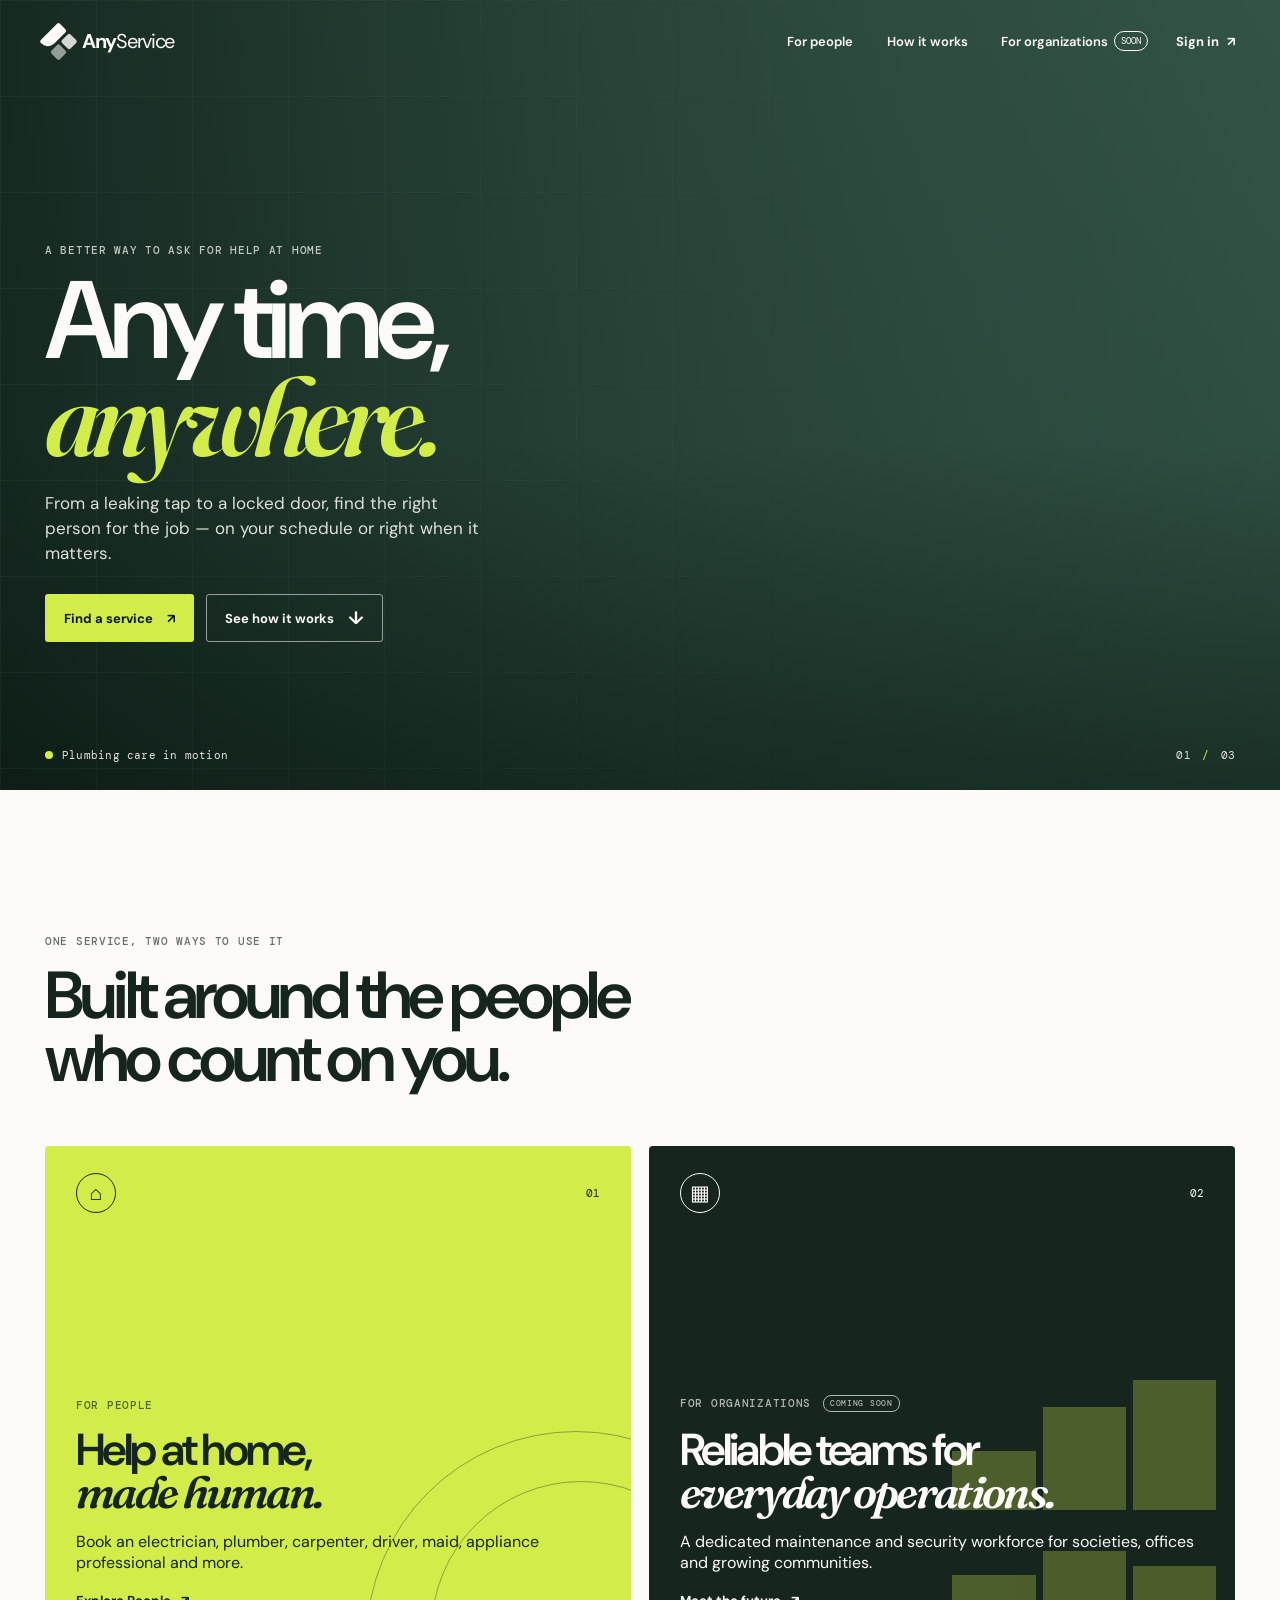
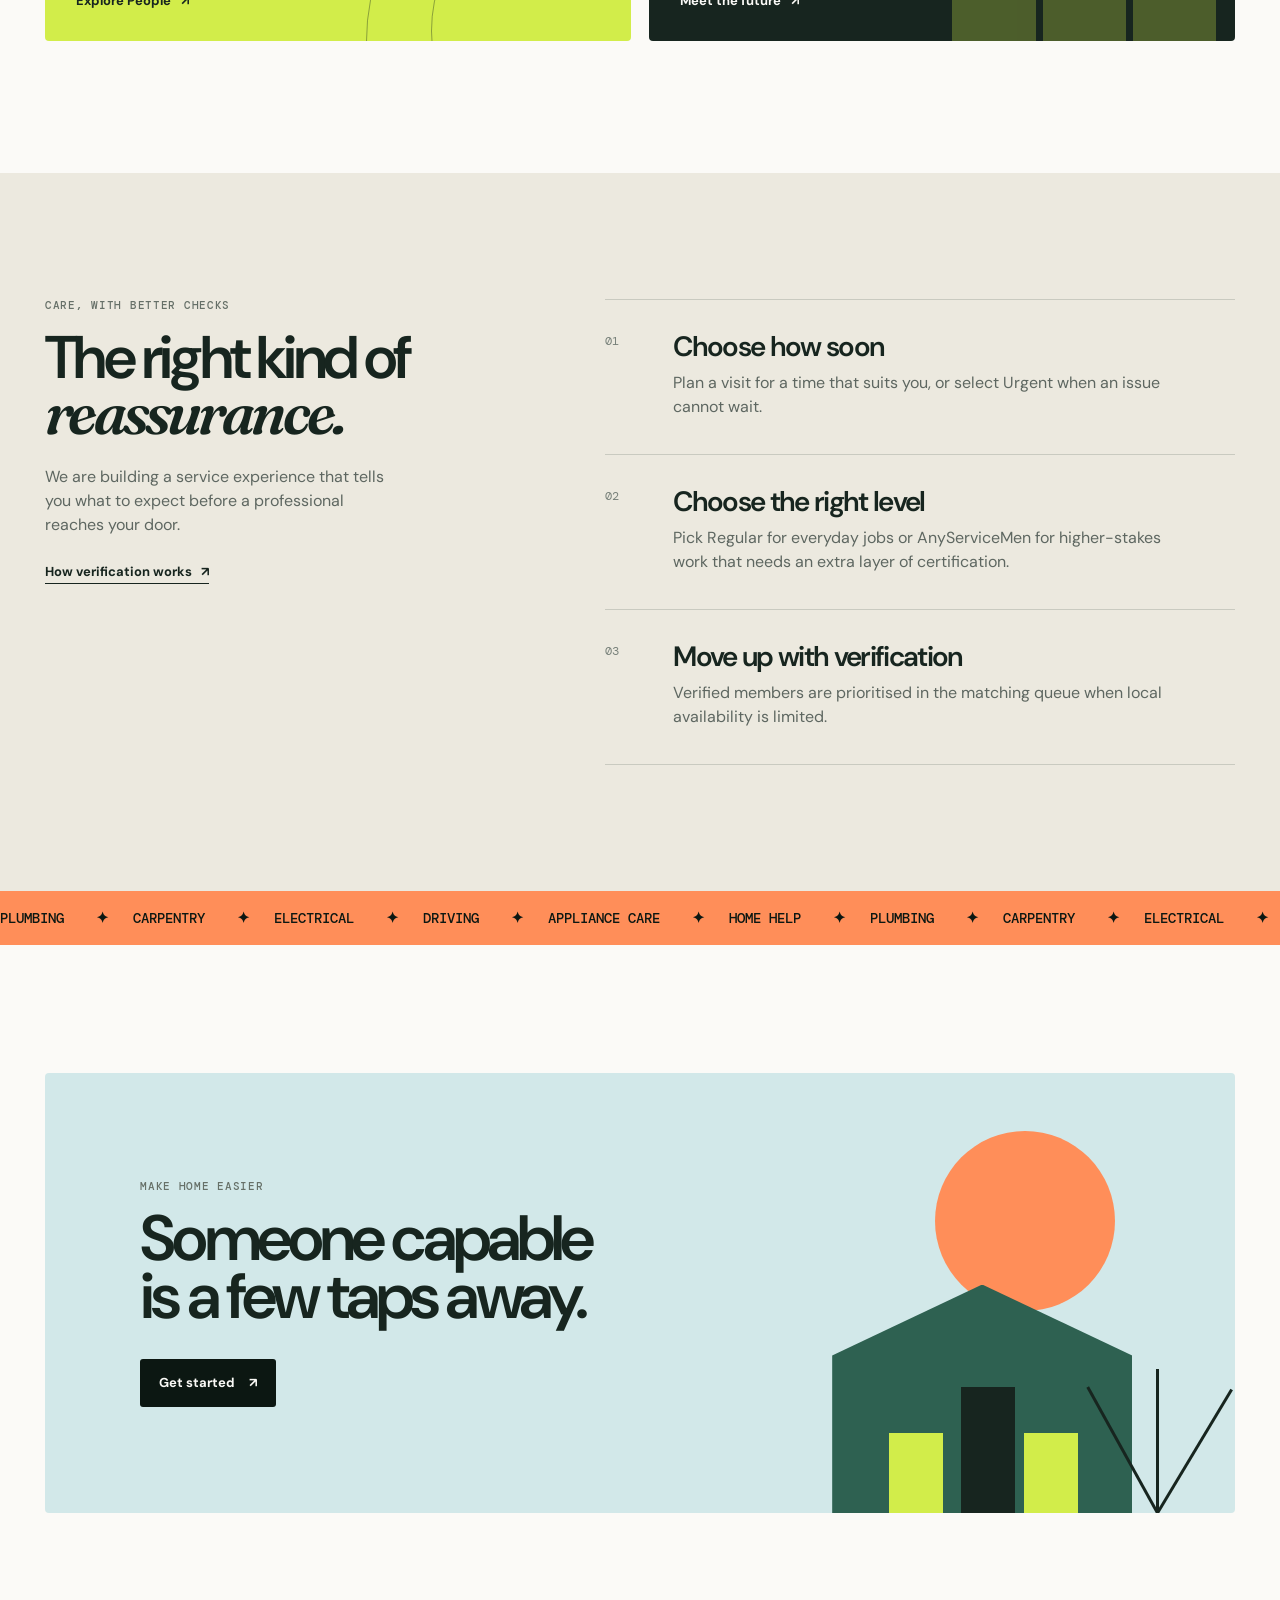
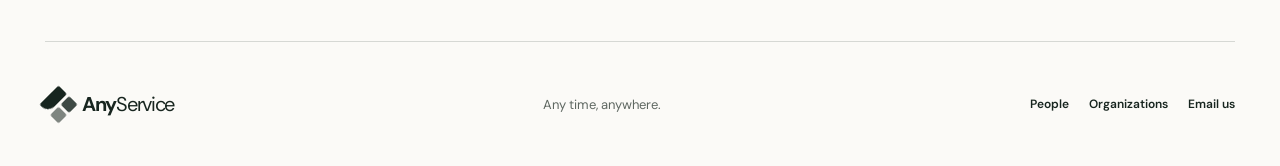
<file: index.html>
<!doctype html>
<html lang="en">
  <head>
    <meta charset="UTF-8" />
    <meta name="viewport" content="width=device-width, initial-scale=1.0" />
    <meta name="description" content="AnyService connects people with trusted, ready-to-help professionals — any time, anywhere." />
    <title>AnyService — Any time, anywhere.</title>
    <link rel="preconnect" href="https://fonts.googleapis.com" />
    <link rel="preconnect" href="https://fonts.gstatic.com" crossorigin />
    <link href="https://fonts.googleapis.com/css2?family=DM+Mono:wght@400;500&family=DM+Sans:opsz,wght@9..40,400;9..40,500;9..40,600;9..40,700&family=Fraunces:opsz,wght@9..144,600;9..144,700&display=swap" rel="stylesheet" />
    <link rel="stylesheet" href="styles.css" />
  </head>
  <body class="home-page">
    <a class="skip-link" href="#main">Skip to content</a>

    <header class="site-header home-header" data-header>
      <a class="brand" href="index.html" aria-label="AnyService home">
        <span class="brand-mark" aria-hidden="true"><i></i><i></i><i></i></span>
        <span>Any<span>Service</span></span>
      </a>
      <nav class="site-nav" aria-label="Primary navigation">
        <a href="people.html">For people</a>
        <a href="#how-it-works">How it works</a>
        <a href="organizations.html" class="nav-badge">For organizations <small>soon</small></a>
      </nav>
      <a href="people.html#account" class="header-cta">Sign in <span aria-hidden="true">↗</span></a>
    </header>

    <main id="main">
      <section class="hero">
        <div class="hero-video-wrap" aria-hidden="true">
          <video id="heroVideo" autoplay muted playsinline preload="metadata">
            <source src="https://videos.pexels.com/video-files/7584762/7584762-uhd_3840_2160_25fps.mp4" type="video/mp4" />
          </video>
          <div class="hero-scrim"></div>
        </div>
        <div class="hero-grid" aria-hidden="true"></div>
        <div class="hero-content shell">
          <p class="eyebrow light reveal">A better way to ask for help at home</p>
          <h1 class="reveal">Any time,<br /><em>anywhere.</em></h1>
          <p class="hero-copy reveal">From a leaking tap to a locked door, find the right person for the job — on your schedule or right when it matters.</p>
          <div class="hero-actions reveal">
            <a class="button button-primary" href="people.html">Find a service <span aria-hidden="true">↗</span></a>
            <a class="button button-ghost" href="#how-it-works">See how it works <span class="button-arrow" aria-hidden="true">↓</span></a>
          </div>
        </div>
        <div class="hero-footer shell" aria-label="Current work shown in background video">
          <div class="now-playing"><span class="pulse"></span><span id="videoLabel">Plumbing care in motion</span></div>
          <p>01 <span>/</span> 03</p>
        </div>
      </section>

      <section class="route-section shell" id="how-it-works">
        <div class="section-intro reveal">
          <p class="eyebrow">One service, two ways to use it</p>
          <h2>Built around the people<br />who count on you.</h2>
        </div>
        <div class="route-grid">
          <a class="route-card route-people reveal" href="people.html">
            <div class="route-card-top">
              <span class="route-icon" aria-hidden="true">⌂</span>
              <span>01</span>
            </div>
            <div>
              <p class="eyebrow">For people</p>
              <h3>Help at home,<br /><em>made human.</em></h3>
              <p>Book an electrician, plumber, carpenter, driver, maid, appliance professional and more.</p>
              <span class="route-link">Explore People <b aria-hidden="true">↗</b></span>
            </div>
            <div class="route-orbit orbit-one" aria-hidden="true"></div>
            <div class="route-orbit orbit-two" aria-hidden="true"></div>
          </a>
          <a class="route-card route-organizations reveal" href="organizations.html">
            <div class="route-card-top">
              <span class="route-icon" aria-hidden="true">▦</span>
              <span>02</span>
            </div>
            <div>
              <p class="eyebrow">For organizations <span class="coming-pill">Coming soon</span></p>
              <h3>Reliable teams for<br /><em>everyday operations.</em></h3>
              <p>A dedicated maintenance and security workforce for societies, offices and growing communities.</p>
              <span class="route-link">Meet the future <b aria-hidden="true">↗</b></span>
            </div>
            <div class="building-shape" aria-hidden="true"><i></i><i></i><i></i><i></i><i></i><i></i></div>
          </a>
        </div>
      </section>

      <section class="assurance-section">
        <div class="shell assurance-layout">
          <div class="assurance-sticky reveal">
            <p class="eyebrow">Care, with better checks</p>
            <h2>The right kind of<br /><em>reassurance.</em></h2>
            <p>We are building a service experience that tells you what to expect before a professional reaches your door.</p>
            <a href="people.html#verification" class="text-link">How verification works <span aria-hidden="true">↗</span></a>
          </div>
          <div class="assurance-list">
            <article class="assurance-item reveal">
              <span>01</span>
              <div><h3>Choose how soon</h3><p>Plan a visit for a time that suits you, or select Urgent when an issue cannot wait.</p></div>
            </article>
            <article class="assurance-item reveal">
              <span>02</span>
              <div><h3>Choose the right level</h3><p>Pick Regular for everyday jobs or AnyServiceMen for higher-stakes work that needs an extra layer of certification.</p></div>
            </article>
            <article class="assurance-item reveal">
              <span>03</span>
              <div><h3>Move up with verification</h3><p>Verified members are prioritised in the matching queue when local availability is limited.</p></div>
            </article>
          </div>
        </div>
      </section>

      <section class="service-strip" aria-label="Available services">
        <div class="service-marquee">
          <span>Plumbing <b>✦</b></span><span>Carpentry <b>✦</b></span><span>Electrical <b>✦</b></span><span>Driving <b>✦</b></span><span>Appliance care <b>✦</b></span><span>Home help <b>✦</b></span><span>Plumbing <b>✦</b></span><span>Carpentry <b>✦</b></span><span>Electrical <b>✦</b></span><span>Driving <b>✦</b></span><span>Appliance care <b>✦</b></span><span>Home help <b>✦</b></span>
        </div>
      </section>

      <section class="closing-section shell">
        <div class="closing-card reveal">
          <div class="closing-copy">
            <p class="eyebrow">Make home easier</p>
            <h2>Someone capable<br />is a few taps away.</h2>
            <a class="button button-dark" href="people.html">Get started <span aria-hidden="true">↗</span></a>
          </div>
          <div class="closing-art" aria-hidden="true">
            <div class="sun"></div><div class="house"><i></i><i></i><i></i></div><div class="plant"><i></i><i></i><i></i></div>
          </div>
        </div>
      </section>
    </main>

    <footer class="site-footer shell">
      <a class="brand" href="index.html"><span class="brand-mark" aria-hidden="true"><i></i><i></i><i></i></span><span>Any<span>Service</span></span></a>
      <p>Any time, anywhere.</p>
      <div><a href="people.html">People</a><a href="organizations.html">Organizations</a><a href="mailto:AnyService.support@gmail.com">Email us</a></div>
    </footer>
    <script src="app.js"></script>
  </body>
</html>
</file>
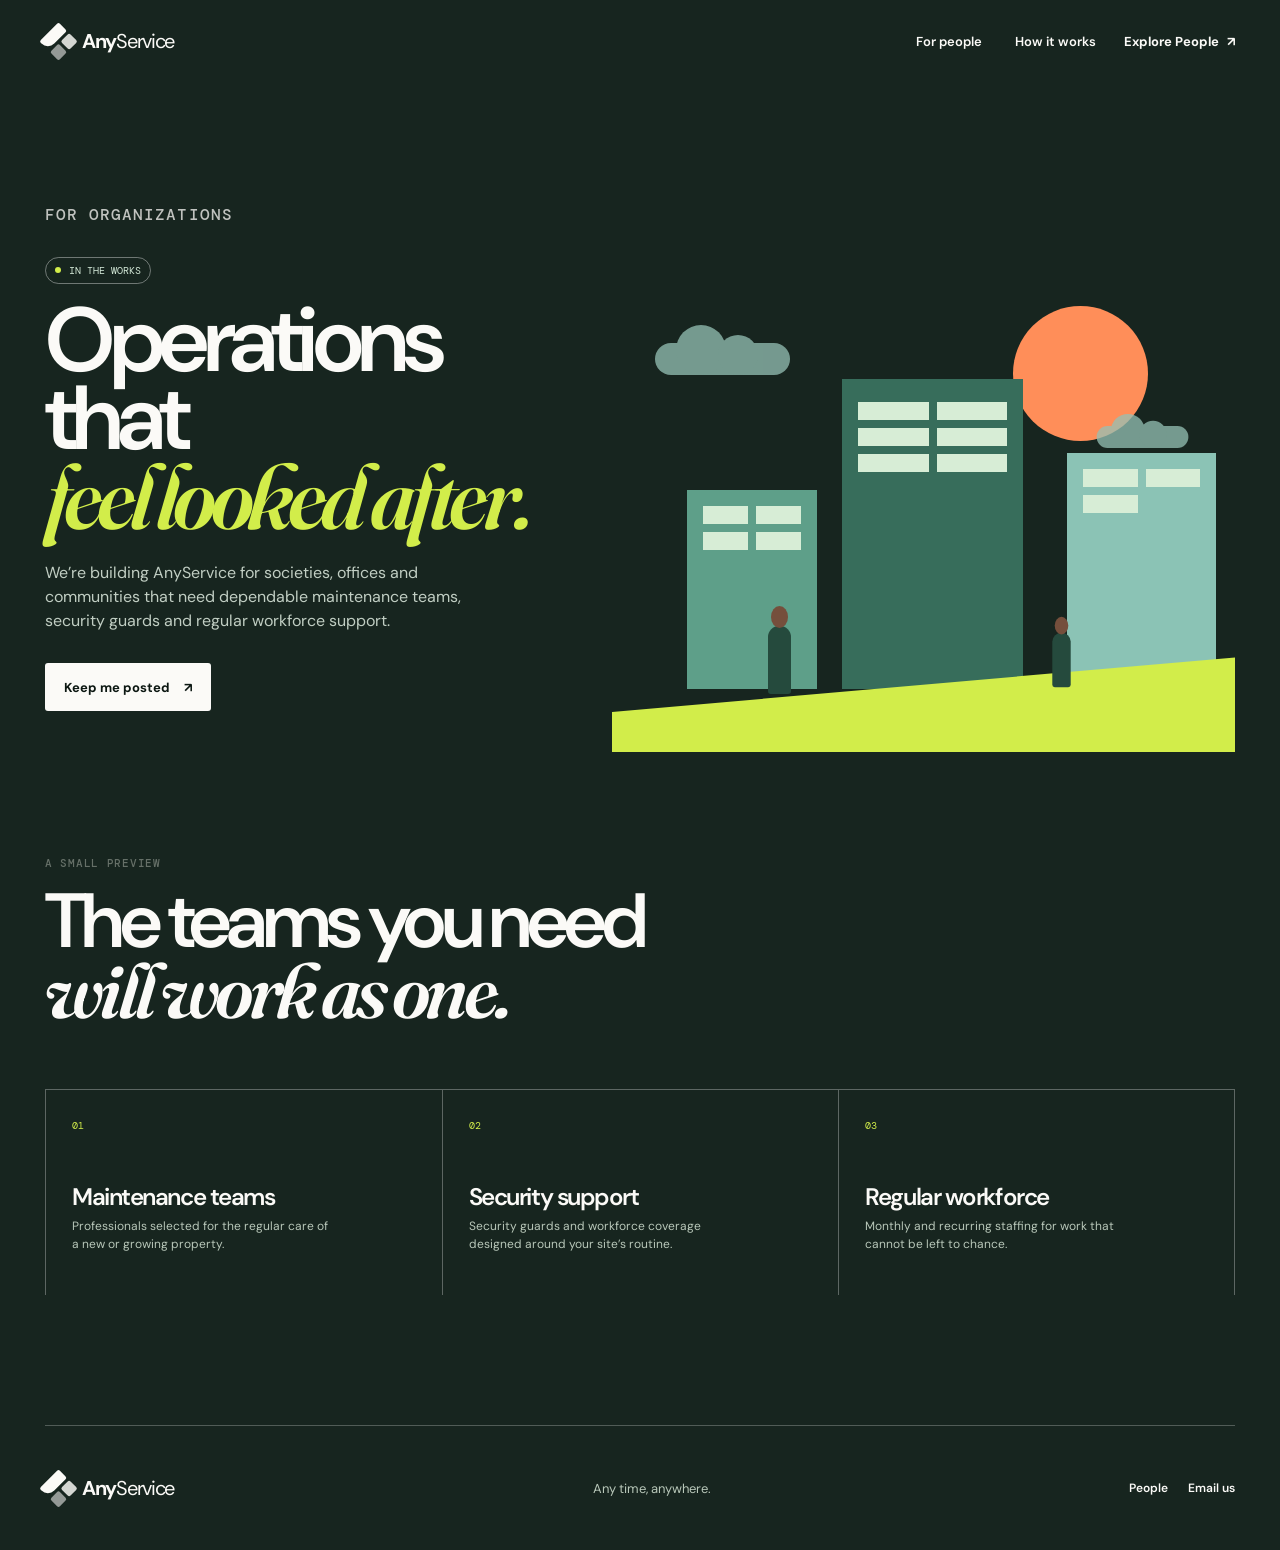
<file: organizations.html>
<!doctype html>
<html lang="en">
  <head>
    <meta charset="UTF-8" />
    <meta name="viewport" content="width=device-width, initial-scale=1.0" />
    <meta name="description" content="AnyService for organizations is coming soon." />
    <title>For Organizations — AnyService</title>
    <link rel="preconnect" href="https://fonts.googleapis.com" />
    <link rel="preconnect" href="https://fonts.gstatic.com" crossorigin />
    <link href="https://fonts.googleapis.com/css2?family=DM+Mono:wght@400;500&family=DM+Sans:opsz,wght@9..40,400;9..40,500;9..40,600;9..40,700&family=Fraunces:opsz,wght@9..144,600;9..144,700&display=swap" rel="stylesheet" />
    <link rel="stylesheet" href="styles.css" />
  </head>
  <body class="organizations-page">
    <a class="skip-link" href="#main">Skip to content</a>
    <header class="site-header organization-header" data-header>
      <a class="brand" href="index.html" aria-label="AnyService home"><span class="brand-mark" aria-hidden="true"><i></i><i></i><i></i></span><span>Any<span>Service</span></span></a>
      <nav class="site-nav" aria-label="Primary navigation"><a href="people.html">For people</a><a href="index.html#how-it-works">How it works</a></nav>
      <a class="header-cta" href="people.html">Explore People <span aria-hidden="true">↗</span></a>
    </header>
    <main id="main" class="organization-main">
      <section class="organization-hero shell">
        <div class="organization-copy reveal"><p class="eyebrow light">For organizations</p><div class="launch-chip"><span></span> In the works</div><h1>Operations that<br /><em>feel looked after.</em></h1><p>We’re building AnyService for societies, offices and communities that need dependable maintenance teams, security guards and regular workforce support.</p><a href="mailto:AnyService.support@gmail.com?subject=Keep%20me%20posted%20about%20AnyService%20Organizations" class="button button-light">Keep me posted <span aria-hidden="true">↗</span></a></div>
        <div class="organization-art reveal" aria-hidden="true"><div class="org-sun"></div><div class="org-cloud cloud-one"></div><div class="org-cloud cloud-two"></div><div class="org-building building-left"><i></i><i></i><i></i><i></i></div><div class="org-building building-center"><i></i><i></i><i></i><i></i><i></i><i></i></div><div class="org-building building-right"><i></i><i></i><i></i></div><div class="org-ground"></div><div class="org-person person-a"></div><div class="org-person person-b"></div></div>
      </section>
      <section class="coming-section shell"><p class="eyebrow">A small preview</p><h2>The teams you need<br /><em>will work as one.</em></h2><div class="org-preview-grid"><article class="org-preview reveal"><span>01</span><h3>Maintenance teams</h3><p>Professionals selected for the regular care of a new or growing property.</p></article><article class="org-preview reveal"><span>02</span><h3>Security support</h3><p>Security guards and workforce coverage designed around your site’s routine.</p></article><article class="org-preview reveal"><span>03</span><h3>Regular workforce</h3><p>Monthly and recurring staffing for work that cannot be left to chance.</p></article></div></section>
    </main>
    <footer class="site-footer shell"><a class="brand" href="index.html"><span class="brand-mark" aria-hidden="true"><i></i><i></i><i></i></span><span>Any<span>Service</span></span></a><p>Any time, anywhere.</p><div><a href="people.html">People</a><a href="mailto:AnyService.support@gmail.com">Email us</a></div></footer>
    <script src="app.js"></script>
  </body>
</html>
</file>
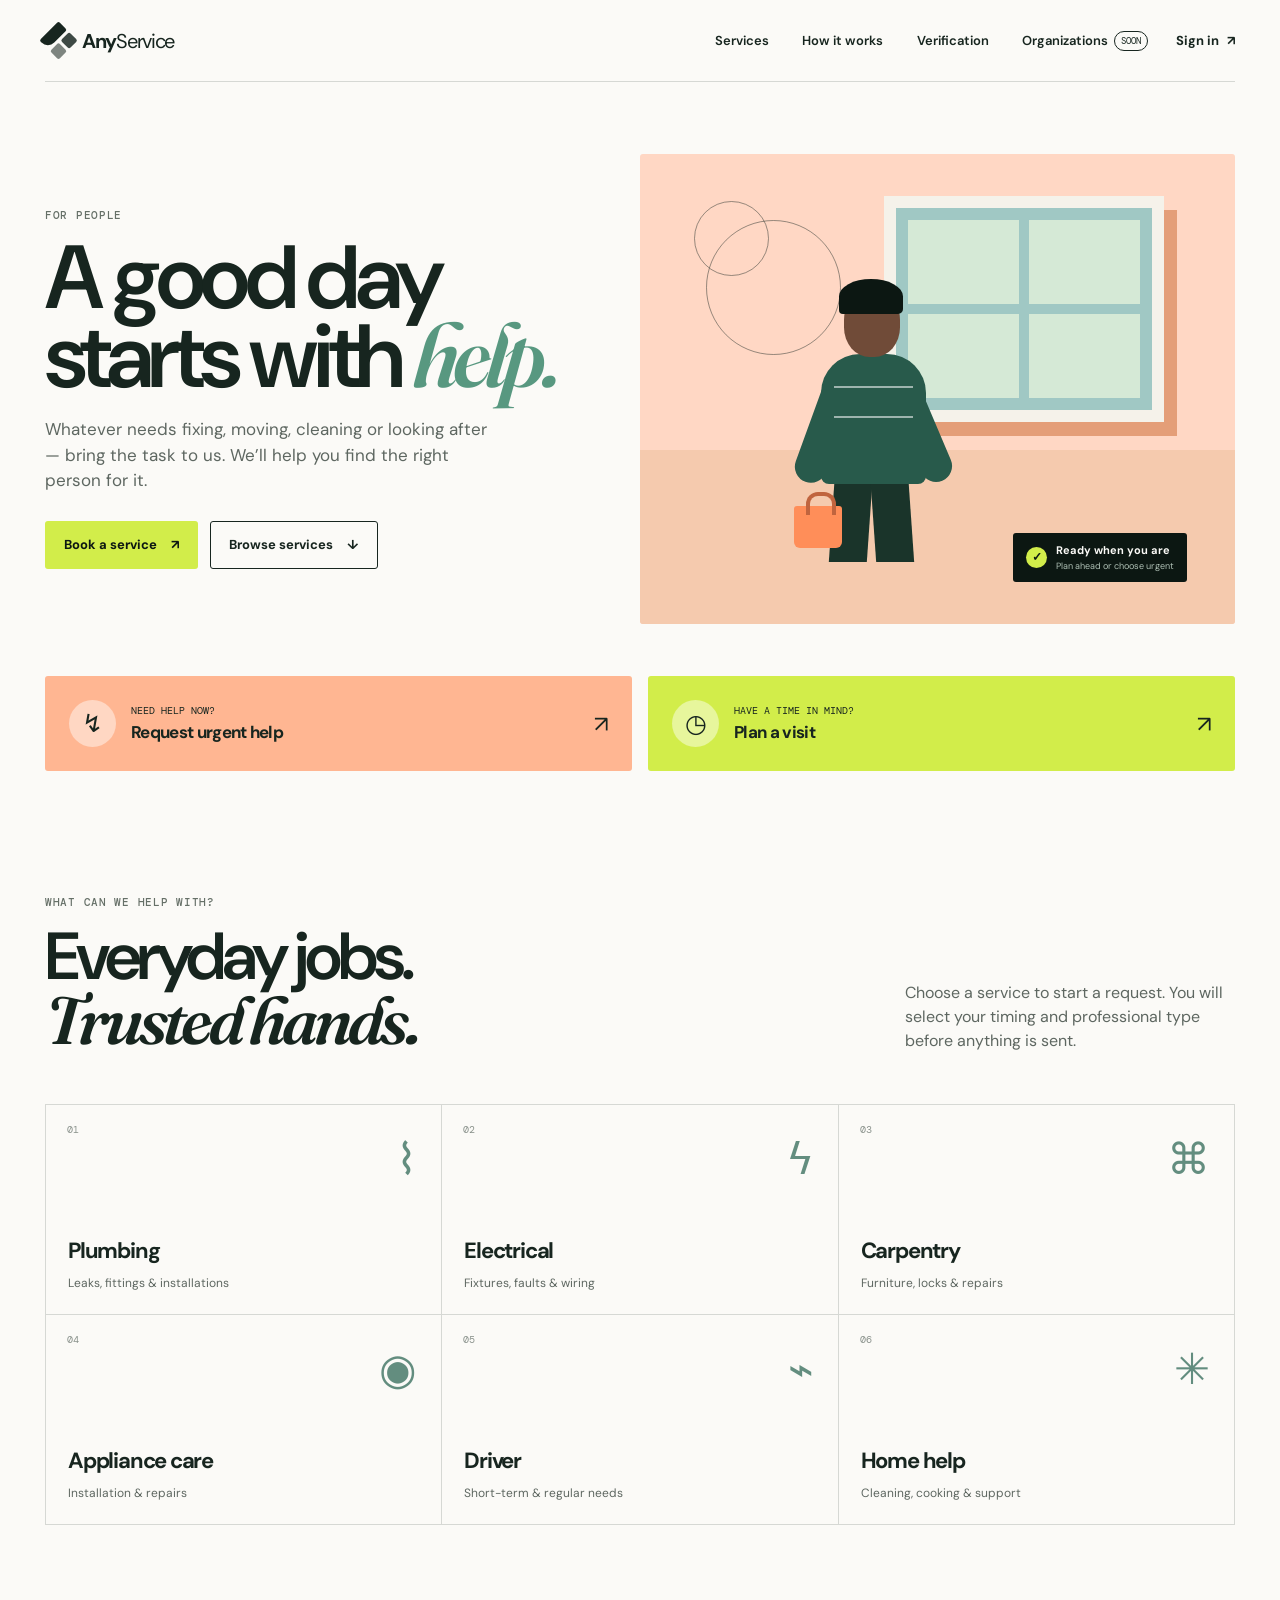
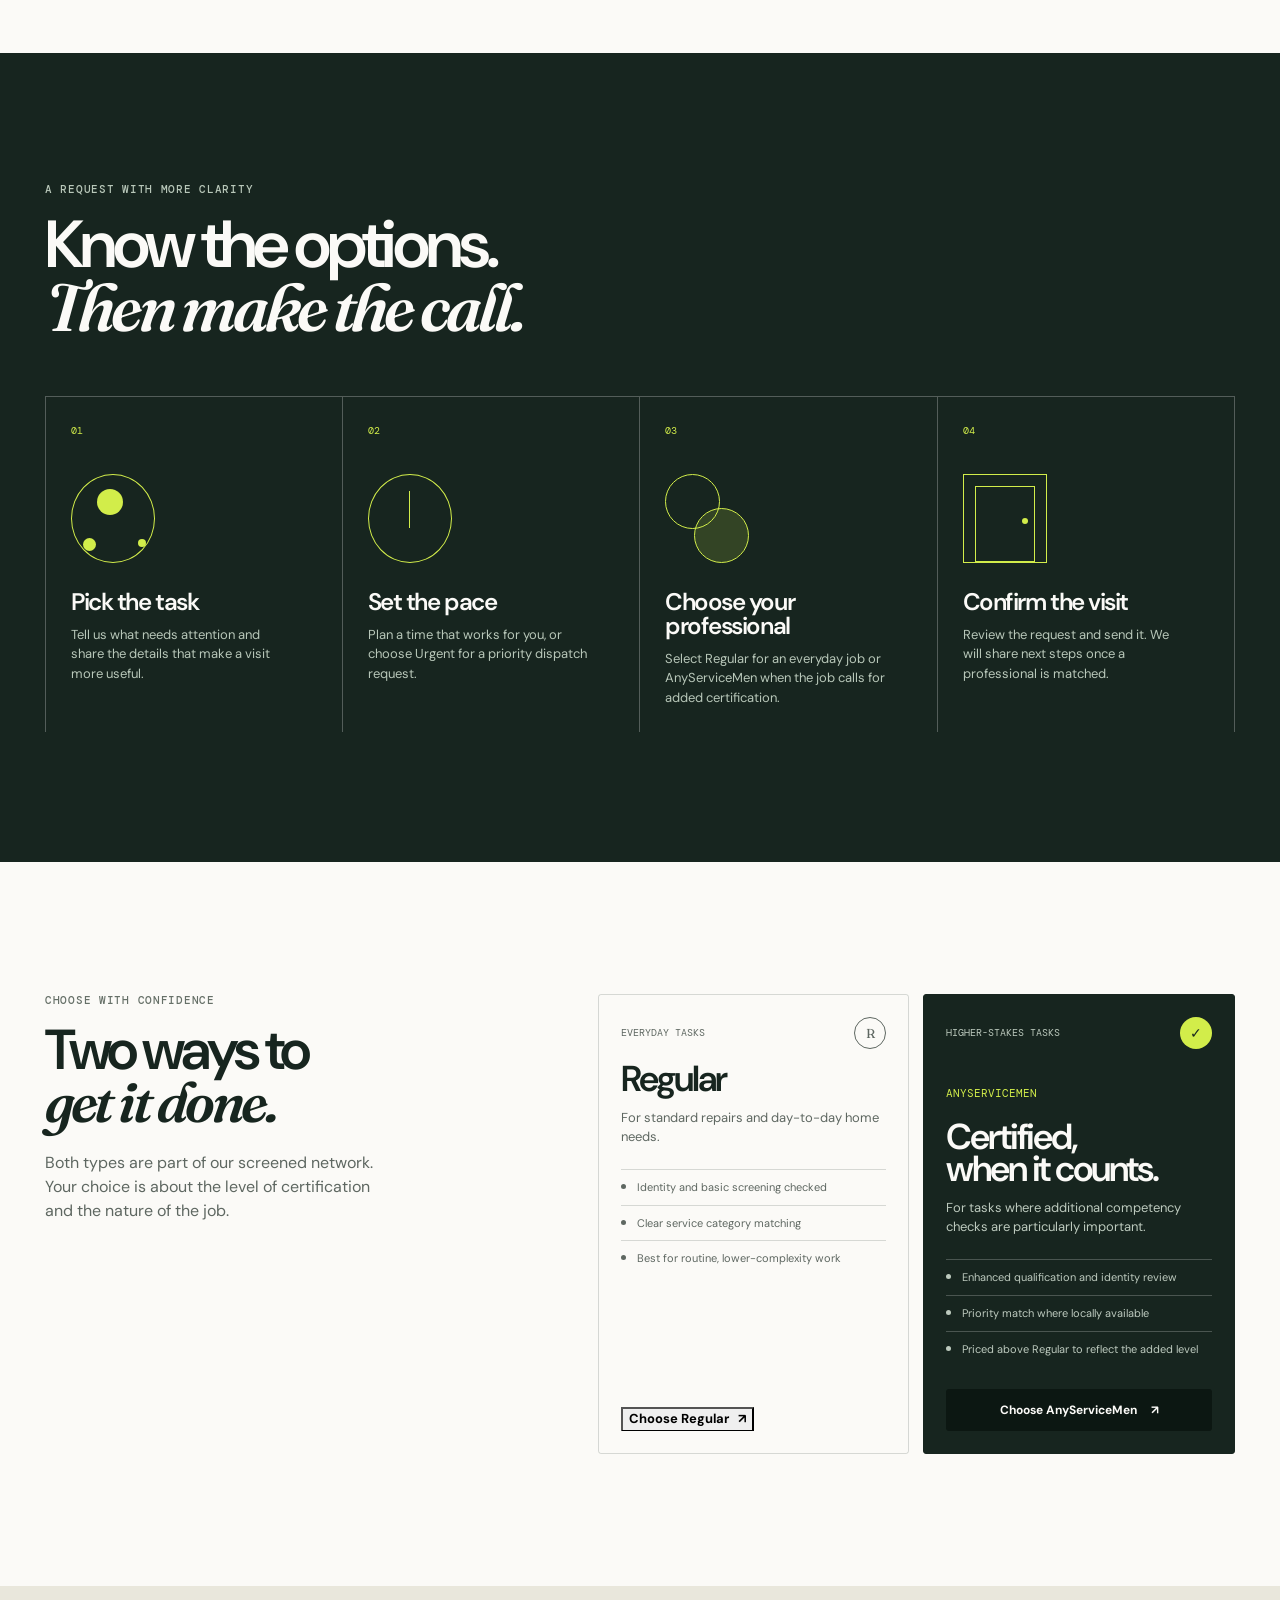
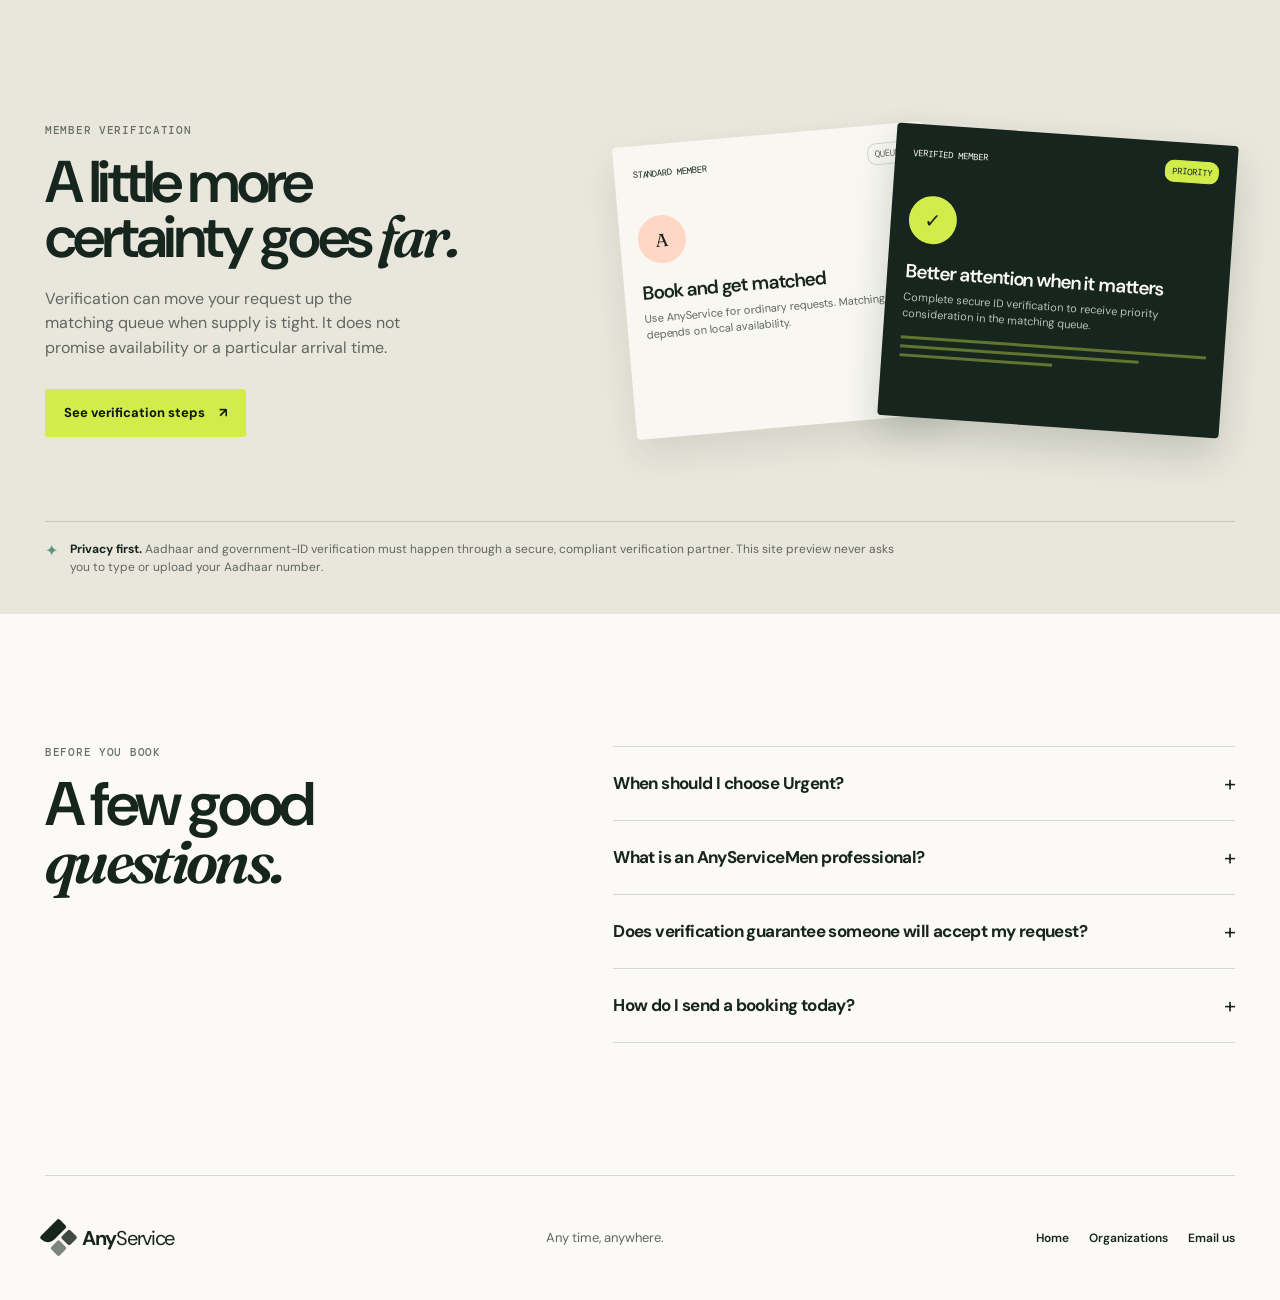
<file: people.html>
<!doctype html>
<html lang="en">
  <head>
    <meta charset="UTF-8" />
    <meta name="viewport" content="width=device-width, initial-scale=1.0" />
    <meta name="description" content="Book trusted help for your home with AnyService." />
    <title>For People — AnyService</title>
    <link rel="preconnect" href="https://fonts.googleapis.com" />
    <link rel="preconnect" href="https://fonts.gstatic.com" crossorigin />
    <link href="https://fonts.googleapis.com/css2?family=DM+Mono:wght@400;500&family=DM+Sans:opsz,wght@9..40,400;9..40,500;9..40,600;9..40,700&family=Fraunces:opsz,wght@9..144,600;9..144,700&display=swap" rel="stylesheet" />
    <link rel="stylesheet" href="styles.css" />
  </head>
  <body class="people-page">
    <a class="skip-link" href="#main">Skip to content</a>
    <header class="site-header people-header" data-header>
      <a class="brand" href="index.html" aria-label="AnyService home"><span class="brand-mark" aria-hidden="true"><i></i><i></i><i></i></span><span>Any<span>Service</span></span></a>
      <nav class="site-nav" aria-label="Primary navigation">
        <a href="#services">Services</a><a href="#how-it-works">How it works</a><a href="#verification">Verification</a><a href="organizations.html" class="nav-badge">Organizations <small>soon</small></a>
      </nav>
      <button class="header-cta button-reset" type="button" data-book data-account-trigger>Sign in <span aria-hidden="true">↗</span></button>
    </header>

    <main id="main">
      <section class="people-hero shell">
        <div class="people-hero-copy">
          <p class="eyebrow reveal">For people</p>
          <h1 class="reveal">A good day<br />starts with <em>help.</em></h1>
          <p class="people-lead reveal">Whatever needs fixing, moving, cleaning or looking after — bring the task to us. We’ll help you find the right person for it.</p>
          <div class="hero-actions reveal"><button class="button button-primary" type="button" data-book>Book a service <span aria-hidden="true">↗</span></button><a href="#services" class="button button-outline">Browse services <span aria-hidden="true">↓</span></a></div>
        </div>
        <div class="people-hero-visual reveal" aria-hidden="true">
          <div class="visual-backdrop"></div>
          <div class="visual-window"><i></i><i></i><i></i><i></i></div>
          <div class="visual-worker"><div class="worker-head"></div><div class="worker-body"></div><div class="worker-arm arm-left"></div><div class="worker-arm arm-right"></div><div class="worker-leg leg-left"></div><div class="worker-leg leg-right"></div><div class="tool-bag"></div></div>
          <div class="visual-label"><span class="verified-dot">✓</span><span><b>Ready when you are</b><small>Plan ahead or choose urgent</small></span></div>
          <div class="hero-shape shape-a"></div><div class="hero-shape shape-b"></div>
        </div>
      </section>

      <section class="quick-actions shell" aria-label="Booking options">
        <button type="button" class="quick-card quick-urgent" data-book data-speed="urgent"><span class="quick-icon" aria-hidden="true">↯</span><span><small>Need help now?</small><b>Request urgent help</b></span><span class="quick-arrow" aria-hidden="true">↗</span></button>
        <button type="button" class="quick-card quick-plan" data-book data-speed="scheduled"><span class="quick-icon" aria-hidden="true">◷</span><span><small>Have a time in mind?</small><b>Plan a visit</b></span><span class="quick-arrow" aria-hidden="true">↗</span></button>
      </section>

      <section class="services-section shell" id="services">
        <div class="section-intro services-heading reveal"><div><p class="eyebrow">What can we help with?</p><h2>Everyday jobs.<br /><em>Trusted hands.</em></h2></div><p>Choose a service to start a request. You will select your timing and professional type before anything is sent.</p></div>
        <div class="services-grid">
          <button class="service-card reveal" type="button" data-book data-service="Plumbing"><span class="service-number">01</span><span class="service-symbol symbol-water" aria-hidden="true">⌇</span><span><b>Plumbing</b><small>Leaks, fittings &amp; installations</small></span><span class="service-card-arrow" aria-hidden="true">↗</span></button>
          <button class="service-card reveal" type="button" data-book data-service="Electrical"><span class="service-number">02</span><span class="service-symbol symbol-bolt" aria-hidden="true">ϟ</span><span><b>Electrical</b><small>Fixtures, faults &amp; wiring</small></span><span class="service-card-arrow" aria-hidden="true">↗</span></button>
          <button class="service-card reveal" type="button" data-book data-service="Carpentry"><span class="service-number">03</span><span class="service-symbol symbol-wood" aria-hidden="true">⌘</span><span><b>Carpentry</b><small>Furniture, locks &amp; repairs</small></span><span class="service-card-arrow" aria-hidden="true">↗</span></button>
          <button class="service-card reveal" type="button" data-book data-service="Appliance care"><span class="service-number">04</span><span class="service-symbol" aria-hidden="true">◉</span><span><b>Appliance care</b><small>Installation &amp; repairs</small></span><span class="service-card-arrow" aria-hidden="true">↗</span></button>
          <button class="service-card reveal" type="button" data-book data-service="Driver"><span class="service-number">05</span><span class="service-symbol" aria-hidden="true">⌁</span><span><b>Driver</b><small>Short-term &amp; regular needs</small></span><span class="service-card-arrow" aria-hidden="true">↗</span></button>
          <button class="service-card reveal" type="button" data-book data-service="Home help"><span class="service-number">06</span><span class="service-symbol" aria-hidden="true">✳</span><span><b>Home help</b><small>Cleaning, cooking &amp; support</small></span><span class="service-card-arrow" aria-hidden="true">↗</span></button>
        </div>
      </section>

      <section class="how-section" id="how-it-works">
        <div class="shell">
          <div class="section-intro reveal"><p class="eyebrow">A request with more clarity</p><h2>Know the options.<br /><em>Then make the call.</em></h2></div>
          <div class="steps-row">
            <article class="step-card reveal"><span>01</span><div class="step-glyph glyph-pick" aria-hidden="true"><i></i><i></i><i></i></div><h3>Pick the task</h3><p>Tell us what needs attention and share the details that make a visit more useful.</p></article>
            <article class="step-card reveal"><span>02</span><div class="step-glyph glyph-time" aria-hidden="true"><i></i></div><h3>Set the pace</h3><p>Plan a time that works for you, or choose Urgent for a priority dispatch request.</p></article>
            <article class="step-card reveal"><span>03</span><div class="step-glyph glyph-match" aria-hidden="true"><i></i><i></i></div><h3>Choose your professional</h3><p>Select Regular for an everyday job or AnyServiceMen when the job calls for added certification.</p></article>
            <article class="step-card reveal"><span>04</span><div class="step-glyph glyph-door" aria-hidden="true"><i></i><i></i></div><h3>Confirm the visit</h3><p>Review the request and send it. We will share next steps once a professional is matched.</p></article>
          </div>
        </div>
      </section>

      <section class="tier-section shell">
        <div class="tier-heading reveal"><p class="eyebrow">Choose with confidence</p><h2>Two ways to<br /><em>get it done.</em></h2><p>Both types are part of our screened network. Your choice is about the level of certification and the nature of the job.</p></div>
        <div class="tiers">
          <article class="tier-card regular-tier reveal"><div class="tier-card-top"><span>Everyday tasks</span><span class="tier-coin" aria-hidden="true">R</span></div><h3>Regular</h3><p>For standard repairs and day-to-day home needs.</p><ul><li>Identity and basic screening checked</li><li>Clear service category matching</li><li>Best for routine, lower-complexity work</li></ul><button type="button" data-book data-tier="regular" class="text-link">Choose Regular <span aria-hidden="true">↗</span></button></article>
          <article class="tier-card certified-tier reveal"><div class="tier-card-top"><span>Higher-stakes tasks</span><span class="tier-coin checked" aria-hidden="true">✓</span></div><p class="tier-tag">AnyServiceMen</p><h3>Certified,<br />when it counts.</h3><p>For tasks where additional competency checks are particularly important.</p><ul><li>Enhanced qualification and identity review</li><li>Priority match where locally available</li><li>Priced above Regular to reflect the added level</li></ul><button type="button" data-book data-tier="certified" class="button button-dark button-small">Choose AnyServiceMen <span aria-hidden="true">↗</span></button></article>
        </div>
      </section>

      <section class="verification-section" id="verification">
        <div class="shell verification-grid">
          <div class="verification-copy reveal"><p class="eyebrow">Member verification</p><h2>A little more<br />certainty goes <em>far.</em></h2><p>Verification can move your request up the matching queue when supply is tight. It does not promise availability or a particular arrival time.</p><a href="#account" class="button button-primary" data-book data-verification>See verification steps <span aria-hidden="true">↗</span></a></div>
          <div class="verification-cards reveal">
            <div class="member-card member-basic"><div class="member-card-head"><span>Standard member</span><span class="member-status">Queue</span></div><div class="member-avatar">A</div><h3>Book and get matched</h3><p>Use AnyService for ordinary requests. Matching depends on local availability.</p></div>
            <div class="member-card member-verified"><div class="member-card-head"><span>Verified member</span><span class="member-status success">Priority</span></div><div class="member-avatar">✓</div><h3>Better attention when it matters</h3><p>Complete secure ID verification to receive priority consideration in the matching queue.</p><div class="member-card-lines"><i></i><i></i><i></i></div></div>
          </div>
        </div>
        <div class="shell verification-note"><span aria-hidden="true">✦</span><p><b>Privacy first.</b> Aadhaar and government-ID verification must happen through a secure, compliant verification partner. This site preview never asks you to type or upload your Aadhaar number.</p></div>
      </section>

      <section class="faq-section shell"><div class="faq-intro reveal"><p class="eyebrow">Before you book</p><h2>A few good<br /><em>questions.</em></h2></div><div class="faq-list reveal"><details><summary>When should I choose Urgent?<span>+</span></summary><p>Choose Urgent for time-sensitive problems such as serious leaks, a lockout, or an immediate home-help need. Urgent requests carry a higher dispatch price and depend on nearby professional availability.</p></details><details><summary>What is an AnyServiceMen professional?<span>+</span></summary><p>AnyServiceMen is the higher-certification option for work where you want an additional competency and identity review. It is not a substitute for emergency services or specialist statutory inspections.</p></details><details><summary>Does verification guarantee someone will accept my request?<span>+</span></summary><p>No. Verification gives priority consideration in the queue. The final match still depends on the service category, location and local professional availability.</p></details><details><summary>How do I send a booking today?<span>+</span></summary><p>Create or sign in to your account, select the service, urgency and professional level, then review your request. This launch preview prepares a request email to the AnyService team.</p></details></div></section>
    </main>

    <footer class="site-footer shell"><a class="brand" href="index.html"><span class="brand-mark" aria-hidden="true"><i></i><i></i><i></i></span><span>Any<span>Service</span></span></a><p>Any time, anywhere.</p><div><a href="index.html">Home</a><a href="organizations.html">Organizations</a><a href="mailto:AnyService.support@gmail.com">Email us</a></div></footer>

    <div class="booking-modal" data-booking-modal aria-hidden="true" role="dialog" aria-modal="true" aria-labelledby="booking-title">
      <div class="modal-backdrop" data-close-booking></div>
      <section class="booking-sheet" id="account">
        <button class="modal-close" type="button" aria-label="Close booking" data-close-booking>×</button>
        <div class="booking-progress" aria-label="Booking progress"><span class="is-active" data-progress="account"></span><span data-progress="verify"></span><span data-progress="request"></span></div>
        <div class="booking-screen" data-screen="account">
          <p class="eyebrow">Your AnyService account</p><h2 id="booking-title">Let’s get you<br /><em>set up.</em></h2><p class="booking-intro">Sign in or create an account before you make a request. Your contact details help us match the visit correctly.</p>
          <form id="accountForm" class="booking-form"><label>Your name<input name="name" autocomplete="name" placeholder="Full name" required /></label><div class="form-split"><label>Email address<input name="email" type="email" autocomplete="email" placeholder="you@example.com" required /></label><label>Mobile number<input name="phone" type="tel" autocomplete="tel" placeholder="Your contact number" required /></label></div><label>Service address<textarea name="address" autocomplete="street-address" rows="2" placeholder="Building, street, area and city" required></textarea></label><button type="submit" class="button button-primary button-full">Continue securely <span aria-hidden="true">↗</span></button></form><p class="form-footnote">Already have your details saved on this device? We’ll recognise them here.</p></div>
        <div class="booking-screen is-hidden" data-screen="verify">
          <p class="eyebrow">One more way to be prepared</p><h2>Get priority<br /><em>consideration.</em></h2><p class="booking-intro">Secure verification helps us prioritise you when matching capacity is limited. We never take Aadhaar or ID documents in this preview.</p>
          <div class="verification-choice"><span class="choice-check">✓</span><div><b>Secure ID verification</b><p>Use a compliant partner to confirm Aadhaar and government-ID information. You will only be asked to continue in the secure verification flow.</p></div></div>
          <button class="button button-primary button-full" type="button" data-request-verification>Request secure verification <span aria-hidden="true">↗</span></button><button class="text-button" type="button" data-continue-standard>Continue as Standard member <span aria-hidden="true">→</span></button>
        </div>
        <div class="booking-screen is-hidden" data-screen="request">
          <p class="eyebrow">Your request</p><h2>Let’s make it<br /><em>specific.</em></h2><form id="requestForm" class="booking-form request-form">
            <fieldset><legend>What do you need?</legend><div class="option-grid service-options"><button type="button" data-service-option="Plumbing">Plumbing</button><button type="button" data-service-option="Electrical">Electrical</button><button type="button" data-service-option="Carpentry">Carpentry</button><button type="button" data-service-option="Appliance care">Appliance care</button><button type="button" data-service-option="Driver">Driver</button><button type="button" data-service-option="Home help">Home help</button></div></fieldset>
            <fieldset><legend>When do you need help?</legend><div class="option-grid option-two"><button type="button" data-speed-option="scheduled"><b>Plan a visit</b><small>Choose your date and time</small></button><button type="button" data-speed-option="urgent"><b>Urgent</b><small>Priority dispatch, higher price</small></button></div><div class="form-split schedule-fields"><label>Date<input type="date" name="date" required /></label><label>Preferred time<input type="time" name="time" required /></label></div><p class="urgent-message is-hidden">Urgent requests are sent to nearby professionals first. A higher dispatch price applies once the request is accepted.</p></fieldset>
            <fieldset><legend>Who should take it?</legend><div class="option-grid option-two"><button type="button" data-tier-option="regular"><b>Regular</b><small>Screened for everyday work</small></button><button type="button" data-tier-option="certified"><b>AnyServiceMen</b><small>Higher certification level</small></button></div></fieldset>
            <label>Describe the task<textarea name="details" rows="3" required placeholder="For example: kitchen tap is leaking under the sink"></textarea></label><button type="submit" class="button button-primary button-full">Review request <span aria-hidden="true">↗</span></button>
          </form>
        </div>
        <div class="booking-screen is-hidden booking-complete" data-screen="complete"><p class="eyebrow">Request ready</p><span class="complete-mark" aria-hidden="true">✓</span><h2>One more tap<br />to <em>send it.</em></h2><p class="booking-intro" data-confirmation-copy>Your request summary is ready. Send it by email and our team can take the next step.</p><a class="button button-primary button-full" data-mailto-link href="mailto:AnyService.support@gmail.com">Send request email <span aria-hidden="true">↗</span></a><button class="text-button" type="button" data-close-booking>Not now</button></div>
      </section>
    </div>
    <script src="app.js"></script>
  </body>
</html>
</file>
<file: styles.css>
:root {
  --ink: #17251f;
  --ink-deep: #0c1712;
  --cream: #f5f2ea;
  --paper: #fbfaf7;
  --lime: #d2ed4a;
  --lime-bright: #e1fb65;
  --orange: #ff8e59;
  --orange-pale: #ffd7c4;
  --blue: #d2e8e9;
  --line: rgba(23, 37, 31, .16);
  --muted: #5e6761;
  --mono: "DM Mono", monospace;
  --sans: "DM Sans", sans-serif;
  --serif: "Fraunces", Georgia, serif;
  --shell: min(1190px, calc(100% - 72px));
  --ease: cubic-bezier(.22, 1, .36, 1);
}

* { box-sizing: border-box; }
html { scroll-behavior: smooth; }
body { margin: 0; background: var(--paper); color: var(--ink); font-family: var(--sans); -webkit-font-smoothing: antialiased; }
body.modal-open { overflow: hidden; }
button, input, textarea { font: inherit; }
button { cursor: pointer; }
a { color: inherit; text-decoration: none; }
img, video { display: block; max-width: 100%; }
.shell { width: var(--shell); margin-inline: auto; }
.skip-link { position: fixed; z-index: 200; top: 10px; left: 10px; transform: translateY(-150%); padding: 10px 16px; background: var(--lime); color: var(--ink-deep); font-weight: 700; border-radius: 4px; }
.skip-link:focus { transform: translateY(0); }

.site-header { width: var(--shell); height: 82px; position: relative; z-index: 20; margin: 0 auto; display: flex; align-items: center; justify-content: space-between; gap: 28px; }
.home-header { position: absolute; inset: 0 0 auto; }
.brand { display: inline-flex; align-items: center; gap: 10px; font-size: 20px; font-weight: 700; letter-spacing: -.065em; white-space: nowrap; }
.brand > span:last-child > span { font-weight: 400; }
.brand-mark { width: 27px; height: 27px; display: grid; grid-template-columns: 1fr 1fr; grid-template-rows: 1fr 1fr; gap: 3px; transform: rotate(45deg); }
.brand-mark i { display: block; border-radius: 2px; background: currentColor; }
.brand-mark i:first-child { grid-row: span 2; border-radius: 2px 2px 9px 2px; }
.brand-mark i:nth-child(2) { opacity: .83; }
.brand-mark i:nth-child(3) { opacity: .55; }
.site-nav { display: flex; align-items: center; gap: clamp(16px, 2.6vw, 34px); margin-left: auto; font-size: 13px; font-weight: 600; }
.site-nav a { position: relative; padding-block: 8px; }
.site-nav a:not(.nav-badge)::after { content: ""; position: absolute; height: 1px; background: currentColor; inset: auto 0 3px; transform: scaleX(0); transform-origin: right; transition: transform .3s var(--ease); }
.site-nav a:hover::after { transform: scaleX(1); transform-origin: left; }
.nav-badge { display: flex; gap: 6px; align-items: center; }
.nav-badge small { padding: 3px 6px; border: 1px solid currentColor; border-radius: 99px; font: 9px var(--mono); text-transform: uppercase; }
.header-cta { border: 0; background: transparent; padding: 10px 0; font-size: 13px; font-weight: 700; white-space: nowrap; }
.header-cta span { display: inline-block; margin-left: 5px; transition: transform .25s var(--ease); }
.header-cta:hover span { transform: translate(3px, -3px); }
.home-header, .organization-header { color: var(--paper); }
.people-header { border-bottom: 1px solid var(--line); }
.button-reset { color: inherit; }

.eyebrow { margin: 0 0 17px; font: 500 11px/1.2 var(--mono); text-transform: uppercase; letter-spacing: .065em; color: #667068; }
.eyebrow.light { color: rgba(251, 250, 247, .74); }
h1, h2, h3, p { margin-top: 0; }
h1, h2, h3 { font-weight: 600; letter-spacing: -.06em; }
h1 em, h2 em, h3 em { font-family: var(--serif); font-weight: 600; }
.button { min-height: 48px; display: inline-flex; align-items: center; justify-content: center; gap: 14px; padding: 12px 18px; border: 1px solid transparent; border-radius: 3px; font-size: 13px; font-weight: 700; transition: transform .25s var(--ease), background-color .25s ease, border-color .25s ease; }
.button:hover { transform: translateY(-2px); }
.button-primary { background: var(--lime); color: var(--ink-deep); }
.button-primary:hover { background: var(--lime-bright); }
.button-ghost { color: var(--paper); border-color: rgba(255,255,255,.55); }
.button-ghost:hover { background: rgba(255,255,255,.11); }
.button-outline { color: var(--ink); border-color: var(--ink); }
.button-outline:hover { background: var(--ink); color: var(--paper); }
.button-dark { color: var(--paper); background: var(--ink-deep); }
.button-dark:hover { background: #253c32; }
.button-light { background: var(--paper); color: var(--ink-deep); }
.button-full { width: 100%; }
.button-small { min-height: 42px; padding-inline: 15px; font-size: 12px; }

/* Home */
.hero { min-height: min(790px, 100svh); position: relative; isolation: isolate; color: var(--paper); display: flex; flex-direction: column; justify-content: center; overflow: hidden; background: #1d3528; }
.hero-video-wrap, .hero-video-wrap video, .hero-scrim { position: absolute; inset: 0; width: 100%; height: 100%; }
.hero-video-wrap { z-index: -2; overflow: hidden; background: linear-gradient(124deg, #4e7667, #325447); }
.hero-video-wrap video { object-fit: cover; object-position: center; opacity: .72; transition: opacity .5s ease; }
.hero-scrim { z-index: 1; background: linear-gradient(90deg, rgba(6, 20, 14, .78) 0%, rgba(9, 25, 17, .45) 52%, rgba(9, 25, 17, .16) 100%), linear-gradient(0deg, rgba(7,17,12,.48), transparent 44%); }
.hero-grid { position: absolute; z-index: -1; width: 100%; height: 100%; opacity: .15; background-image: linear-gradient(rgba(255,255,255,.28) 1px, transparent 1px), linear-gradient(90deg, rgba(255,255,255,.28) 1px, transparent 1px); background-size: 96px 96px; mask-image: linear-gradient(90deg, black, transparent 70%); }
.hero-content { padding-top: 96px; }
.hero h1 { max-width: 700px; margin-bottom: 25px; font-size: clamp(65px, 8.6vw, 124px); line-height: .86; color: var(--paper); }
.hero h1 em { color: var(--lime); }
.hero-copy { max-width: 445px; margin-bottom: 29px; color: rgba(251,250,247,.87); font-size: 17px; line-height: 1.45; }
.hero-actions { display: flex; align-items: center; gap: 12px; flex-wrap: wrap; }
.button-arrow { font-size: 18px; line-height: 0; }
.hero-footer { position: absolute; inset: auto 0 28px; display: flex; align-items: center; justify-content: space-between; color: rgba(251,250,247,.9); font: 11px var(--mono); letter-spacing: .02em; }
.hero-footer p { margin: 0; }.hero-footer p span { color: var(--lime); padding-inline: 4px; }
.now-playing { display: flex; gap: 9px; align-items: center; }
.pulse { width: 8px; height: 8px; border-radius: 50%; background: var(--lime); box-shadow: 0 0 0 0 rgba(210,237,74,.55); animation: pulse 1.8s infinite; }
@keyframes pulse { 70% { box-shadow: 0 0 0 9px rgba(210,237,74,0); } 100% { box-shadow: 0 0 0 0 rgba(210,237,74,0); } }

.route-section { padding: 145px 0 132px; }.section-intro h2 { margin-bottom: 0; font-size: clamp(40px, 5.2vw, 69px); line-height: .94; }.route-grid { display: grid; grid-template-columns: 1fr 1fr; gap: 18px; margin-top: 56px; }.route-card { position: relative; min-height: 495px; overflow: hidden; display: flex; flex-direction: column; justify-content: space-between; padding: 27px 31px 31px; border-radius: 4px; transition: transform .4s var(--ease); }.route-card:hover { transform: translateY(-6px); }.route-people { background: var(--lime); }.route-organizations { background: var(--ink); color: var(--paper); }.route-card-top { display: flex; justify-content: space-between; align-items: center; font: 11px var(--mono); }.route-icon { width: 40px; height: 40px; display: grid; place-items: center; border: 1px solid currentColor; border-radius: 50%; font-size: 21px; }.route-card h3 { position: relative; z-index: 2; margin: 0 0 17px; font-size: clamp(32px,3.5vw,48px); line-height: .94; }.route-card .eyebrow { color: currentColor; opacity: .68; }.route-card > div:last-of-type > p { position: relative; z-index: 2; max-width: 330px; margin-bottom: 27px; font-size: 15px; line-height: 1.5; }.route-link { position: relative; z-index: 2; font-size: 13px; font-weight: 700; }.route-link b { display: inline-block; margin-left: 7px; transition: transform .25s var(--ease); }.route-card:hover .route-link b { transform: translate(3px,-3px); }.coming-pill { display: inline-block; margin-left: 4px; padding: 3px 6px; border: 1px solid currentColor; border-radius: 8px; font-size: 8px; vertical-align: 1px; }.route-orbit { position: absolute; border: 1px solid rgba(23,37,31,.38); border-radius: 50%; }.orbit-one { width: 420px; height: 420px; right: -155px; bottom: -210px; }.orbit-two { width: 300px; height: 300px; right: -100px; bottom: -140px; }.building-shape { position: absolute; right: 19px; bottom: -13px; width: 45%; height: 57%; display: grid; grid-template-columns: repeat(3, 1fr); align-items: end; gap: 7px; opacity: .78; }.building-shape i { min-height: 43%; background: rgba(210,237,74,.37); }.building-shape i:nth-child(2),.building-shape i:nth-child(5) { min-height: 75%; }.building-shape i:nth-child(3) { min-height: 94%; }.building-shape i:nth-child(4) { min-height: 58%; }.building-shape i:nth-child(6) { min-height: 64%; }

.assurance-section { padding: 126px 0; background: #ece9df; }.assurance-layout { display: grid; grid-template-columns: minmax(260px, .8fr) 1.2fr; gap: clamp(50px, 11vw, 180px); }.assurance-sticky { align-self: start; position: sticky; top: 35px; }.assurance-sticky h2 { margin: 0 0 24px; font-size: clamp(42px,4.7vw,65px); line-height: .92; }.assurance-sticky > p:not(.eyebrow) { max-width: 355px; color: var(--muted); line-height: 1.5; }.text-link { display: inline-block; margin-top: 10px; font-size: 13px; font-weight: 700; border-bottom: 1px solid currentColor; padding-bottom: 3px; }.text-link span { margin-left: 6px; }.assurance-list { border-top: 1px solid var(--line); }.assurance-item { display: grid; grid-template-columns: 53px 1fr; gap: 15px; padding: 33px 0 35px; border-bottom: 1px solid var(--line); }.assurance-item > span { font: 12px var(--mono); color: #78817a; }.assurance-item h3 { margin-bottom: 10px; font-size: 28px; line-height: 1; }.assurance-item p { max-width: 490px; margin-bottom: 0; color: var(--muted); line-height: 1.5; }.service-strip { overflow: hidden; padding: 17px 0; background: var(--orange); color: var(--ink-deep); }.service-marquee { width: max-content; display: flex; gap: 24px; align-items: center; animation: ticker 26s linear infinite; font: 500 14px var(--mono); text-transform: uppercase; white-space: nowrap; }.service-marquee b { padding-left: 24px; font-size: 15px; } @keyframes ticker { to { transform: translateX(-50%); } }
.closing-section { padding: 128px 0; }.closing-card { min-height: 440px; position: relative; overflow: hidden; display: flex; align-items: center; padding: 55px 8%; background: var(--blue); border-radius: 4px; }.closing-copy { position: relative; z-index: 2; }.closing-copy h2 { margin-bottom: 32px; font-size: clamp(43px, 5vw, 69px); line-height: .91; }.closing-art { position: absolute; inset: 0 0 0 auto; width: 48%; overflow: hidden; }.sun { position: absolute; top: 13%; right: 21%; width: min(18vw,180px); aspect-ratio: 1; border-radius: 50%; background: var(--orange); }.house { position: absolute; bottom: 0; right: 18%; width: min(25vw, 300px); height: 52%; background: #2e6151; clip-path: polygon(0 31%, 50% 0, 100% 31%, 100% 100%, 0 100%); }.house i { position: absolute; bottom: 0; width: 18%; height: 35%; background: var(--lime); }.house i:first-child { left: 19%; }.house i:nth-child(2) { left: 43%; height: 55%; background: var(--ink); }.house i:nth-child(3) { right: 18%; }.plant { position: absolute; right: 2%; bottom: 0; width: 130px; height: 160px; }.plant i { position: absolute; bottom: 0; left: 48%; width: 3px; height: 90%; background: var(--ink); transform-origin: bottom; }.plant i:nth-child(1) { transform: rotate(-29deg); }.plant i:nth-child(2) { transform: rotate(0); }.plant i:nth-child(3) { transform: rotate(31deg); }.site-footer { min-height: 125px; display: flex; align-items: center; justify-content: space-between; gap: 28px; border-top: 1px solid var(--line); }.site-footer p { margin: 0; font-size: 13px; color: var(--muted); }.site-footer div { display: flex; gap: 20px; font-size: 12px; font-weight: 600; }.site-footer a:not(.brand):hover { text-decoration: underline; }

/* People */
.people-hero { min-height: 590px; display: grid; grid-template-columns: .95fr 1fr; gap: 30px; align-items: center; padding: 72px 0 58px; }.people-hero h1 { margin-bottom: 22px; font-size: clamp(58px, 7vw, 95px); line-height: .86; }.people-hero h1 em { color: #589880; }.people-lead { max-width: 460px; margin-bottom: 27px; color: var(--muted); font-size: 17px; line-height: 1.5; }.people-hero-visual { position: relative; min-height: 470px; overflow: hidden; background: var(--orange-pale); border-radius: 3px; }.visual-backdrop { position: absolute; inset: auto 0 0; height: 37%; background: #f5caae; }.visual-window { position: absolute; right: 12%; top: 9%; width: 47%; height: 48%; padding: 12px; display: grid; grid-template-columns: 1fr 1fr; gap: 10px; background: #a0c8c4; border: 12px solid #f5f2ea; box-shadow: 13px 14px 0 #e49e78; }.visual-window i { background: #d5e9d6; }.visual-worker { position: absolute; left: 27%; bottom: 13%; width: 138px; height: 270px; }.worker-head { position: absolute; z-index: 3; top: 0; left: 43px; width: 56px; height: 64px; background: #704b38; border-radius: 42% 42% 46% 46%; }.worker-head::after { content: ""; position: absolute; top: -14px; left: -5px; width: 64px; height: 35px; border-radius: 50% 50% 5px 4px; background: var(--ink-deep); }.worker-body { position: absolute; z-index: 2; top: 61px; left: 20px; width: 105px; height: 130px; border-radius: 39px 39px 8px 8px; background: #285a4b; }.worker-body::after { content: ""; position: absolute; left: 13px; right: 13px; top: 32px; height: 28px; border-top: 2px solid rgba(255,255,255,.55); border-bottom: 2px solid rgba(255,255,255,.55); }.worker-arm { position: absolute; z-index: 1; top: 83px; width: 32px; height: 109px; border-radius: 99px; background: #285a4b; }.arm-left { left: 7px; transform: rotate(20deg); }.arm-right { right: 2px; transform: rotate(-23deg); }.worker-leg { position: absolute; top: 178px; width: 38px; height: 91px; background: #1a342a; }.leg-left { left: 31px; transform: skew(-4deg); }.leg-right { right: 28px; transform: skew(4deg); }.tool-bag { position: absolute; z-index: 5; left: -7px; bottom: 15px; width: 48px; height: 42px; border-radius: 3px 3px 6px 6px; background: var(--orange); }.tool-bag::before { content: ""; position: absolute; left: 12px; top: -14px; width: 22px; height: 19px; border: 4px solid #c0643e; border-bottom: 0; border-radius: 12px 12px 0 0; }.visual-label { position: absolute; z-index: 6; right: 8%; bottom: 9%; display: flex; gap: 9px; align-items: center; padding: 10px 13px; color: var(--paper); background: var(--ink-deep); border-radius: 3px; }.visual-label b { display: block; font-size: 11px; }.visual-label small { display: block; margin-top: 3px; color: #afc0b5; font-size: 9px; }.verified-dot { width: 21px; height: 21px; display: grid; place-items: center; border-radius: 50%; background: var(--lime); color: var(--ink-deep); font-size: 12px; font-weight: 700; }.hero-shape { position: absolute; width: 75px; height: 75px; border: 1px solid rgba(23,37,31,.45); border-radius: 50%; }.shape-a { left: 9%; top: 10%; }.shape-b { left: 11%; top: 14%; width: 135px; height: 135px; }
.quick-actions { display: grid; grid-template-columns: 1fr 1fr; gap: 16px; margin-top: -6px; padding-bottom: 125px; }.quick-card { width: 100%; padding: 24px; display: flex; align-items: center; gap: 15px; text-align: left; border: 0; border-radius: 3px; color: var(--ink); transition: transform .25s var(--ease); }.quick-card:hover { transform: translateY(-4px); }.quick-urgent { background: #ffb692; }.quick-plan { background: var(--lime); }.quick-icon { width: 47px; height: 47px; flex: 0 0 auto; display: grid; place-items: center; border-radius: 50%; background: rgba(255,255,255,.45); font-size: 25px; }.quick-card small, .quick-card b { display: block; }.quick-card small { margin-bottom: 4px; font: 10px var(--mono); text-transform: uppercase; }.quick-card b { font-size: 17px; letter-spacing: -.04em; }.quick-arrow { margin-left: auto; font-size: 23px; }
.services-section { padding-bottom: 128px; }.services-heading { display: flex; justify-content: space-between; align-items: end; gap: 36px; margin-bottom: 51px; }.services-heading > p { max-width: 330px; margin: 0; color: var(--muted); line-height: 1.5; }.services-grid { display: grid; grid-template-columns: repeat(3, 1fr); border-top: 1px solid var(--line); border-left: 1px solid var(--line); }.service-card { min-height: 210px; position: relative; display: flex; flex-direction: column; justify-content: flex-end; padding: 22px; color: var(--ink); text-align: left; border: 0; border-right: 1px solid var(--line); border-bottom: 1px solid var(--line); background: transparent; transition: background-color .3s ease, color .3s ease; }.service-card:hover { color: var(--paper); background: var(--ink); }.service-number { position: absolute; top: 18px; left: 21px; font: 10px var(--mono); color: #89918b; }.service-card:hover .service-number { color: var(--lime); }.service-symbol { position: absolute; top: 32px; right: 24px; color: #638d7f; font: 43px/1 var(--serif); transition: transform .3s var(--ease), color .3s ease; }.service-card:hover .service-symbol { color: var(--lime); transform: rotate(-10deg) scale(1.1); }.service-card b { display: block; margin-bottom: 6px; font-size: 22px; letter-spacing: -.055em; }.service-card small { color: var(--muted); font-size: 12px; }.service-card:hover small { color: #b4c2b8; }.service-card-arrow { position: absolute; right: 21px; bottom: 24px; opacity: 0; transform: translate(-5px,5px); font-size: 16px; transition: opacity .25s ease, transform .25s var(--ease); }.service-card:hover .service-card-arrow { opacity: 1; transform: translate(0,0); }
.how-section { padding: 130px 0; background: var(--ink); color: var(--paper); }.how-section .eyebrow { color: #b8c7b9; }.how-section h2 { margin-bottom: 55px; }.steps-row { display: grid; grid-template-columns: repeat(4, 1fr); border-top: 1px solid rgba(255,255,255,.26); }.step-card { min-height: 335px; padding: 21px 25px 0; border-right: 1px solid rgba(255,255,255,.26); }.step-card:first-child { border-left: 1px solid rgba(255,255,255,.26); }.step-card > span { font: 10px var(--mono); color: var(--lime); }.step-card h3 { margin: 0 0 11px; font-size: 24px; line-height: 1; }.step-card p { max-width: 220px; margin-bottom: 0; color: #b8c7b9; font-size: 13px; line-height: 1.5; }.step-glyph { position: relative; width: 84px; height: 89px; margin: 35px 0 27px; }.glyph-pick { border: 1px solid var(--lime); border-radius: 50%; }.glyph-pick i { position: absolute; border-radius: 50%; background: var(--lime); }.glyph-pick i:nth-child(1) { width: 26px; height: 26px; top: 14px; left: 25px; }.glyph-pick i:nth-child(2) { width: 13px; height: 13px; bottom: 11px; left: 11px; }.glyph-pick i:nth-child(3) { width: 8px; height: 8px; right: 8px; bottom: 15px; }.glyph-time { border: 1px solid var(--lime); border-radius: 50%; }.glyph-time i { position: absolute; left: 40px; top: 16px; width: 1px; height: 37px; background: var(--lime); transform-origin: bottom; }.glyph-time i:nth-child(2) { transform: rotate(130deg); }.glyph-match i { position: absolute; width: 55px; height: 55px; border-radius: 50%; border: 1px solid var(--lime); }.glyph-match i:nth-child(1) { left: 0; top: 0; }.glyph-match i:nth-child(2) { right: 0; bottom: 0; background: rgba(210,237,74,.15); }.glyph-door { border: 1px solid var(--lime); }.glyph-door i:first-child { position: absolute; inset: 11px 11px 0; border: 1px solid var(--lime); }.glyph-door i:last-child { position: absolute; width: 6px; height: 6px; border-radius: 50%; right: 18px; top: 43px; background: var(--lime); }
.tier-section { padding: 132px 0; display: grid; grid-template-columns: .8fr 1.2fr; gap: clamp(45px, 10vw, 170px); }.tier-heading h2 { margin-bottom: 23px; font-size: clamp(42px, 4.4vw, 63px); line-height: .92; }.tier-heading > p:not(.eyebrow) { max-width: 330px; color: var(--muted); line-height: 1.5; }.tiers { display: grid; grid-template-columns: 1fr 1fr; gap: 14px; }.tier-card { min-height: 450px; display: flex; flex-direction: column; padding: 22px; border: 1px solid var(--line); border-radius: 3px; }.tier-card-top { display: flex; justify-content: space-between; align-items: center; color: var(--muted); font: 10px var(--mono); text-transform: uppercase; }.tier-coin { width: 32px; height: 32px; display: grid; place-items: center; border: 1px solid currentColor; border-radius: 50%; font: 13px var(--serif); }.tier-coin.checked { border: 0; color: var(--ink); background: var(--lime); font: 14px var(--sans); }.tier-card h3 { margin: 14px 0; font-size: 36px; line-height: .9; }.tier-card > p:not(.tier-tag) { margin-bottom: 22px; color: var(--muted); font-size: 13px; line-height: 1.45; }.tier-card ul { flex: 1; padding: 0; margin: 0 0 22px; list-style: none; }.tier-card li { position: relative; padding: 10px 0 10px 16px; border-top: 1px solid var(--line); color: var(--muted); font-size: 11px; line-height: 1.35; }.tier-card li::before { content: ""; position: absolute; left: 0; top: 14px; width: 5px; height: 5px; border-radius: 50%; background: currentColor; }.certified-tier { color: var(--paper); border-color: var(--ink); background: var(--ink); }.certified-tier .tier-card-top, .certified-tier > p:not(.tier-tag), .certified-tier li { color: #bdcabe; }.certified-tier li { border-color: rgba(255,255,255,.22); }.tier-tag { margin: 37px 0 7px; color: var(--lime); font: 11px var(--mono); text-transform: uppercase; }.regular-tier .text-link { align-self: flex-start; }
.verification-section { padding: 125px 0 37px; background: #e9e7dc; }.verification-grid { display: grid; grid-template-columns: .85fr 1.15fr; gap: clamp(50px, 10vw, 150px); align-items: center; }.verification-copy h2 { margin-bottom: 23px; font-size: clamp(42px,4.6vw,64px); line-height: .92; }.verification-copy > p:not(.eyebrow) { max-width: 370px; margin-bottom: 29px; color: var(--muted); line-height: 1.52; }.verification-cards { display: flex; align-items: center; min-height: 340px; }.member-card { min-height: 293px; padding: 18px; border-radius: 4px; }.member-basic { width: 51%; position: relative; z-index: 1; margin-right: -8%; background: #f8f7f1; transform: rotate(-5deg); box-shadow: 0 16px 35px rgba(23,37,31,.1); }.member-verified { width: 56%; position: relative; z-index: 2; background: var(--ink); color: var(--paper); transform: rotate(4deg); box-shadow: 0 18px 38px rgba(23,37,31,.18); }.member-card-head { display: flex; align-items: center; justify-content: space-between; font: 9px var(--mono); text-transform: uppercase; }.member-status { padding: 4px 6px; color: var(--muted); border: 1px solid var(--line); border-radius: 9px; }.member-status.success { color: var(--ink); border-color: var(--lime); background: var(--lime); }.member-avatar { width: 48px; height: 48px; display: grid; place-items: center; margin: 31px 0 19px; border-radius: 50%; color: var(--ink); background: var(--orange-pale); font: 18px var(--serif); }.member-verified .member-avatar { background: var(--lime); font: 20px var(--sans); }.member-card h3 { margin-bottom: 9px; font-size: 19px; line-height: 1; }.member-card p { margin: 0; color: var(--muted); font-size: 11px; line-height: 1.45; }.member-verified p { color: #b7c4b8; }.member-card-lines { margin-top: 14px; }.member-card-lines i { display: block; height: 3px; margin-top: 6px; background: rgba(210,237,74,.4); }.member-card-lines i:nth-child(2) { width: 78%; }.member-card-lines i:nth-child(3) { width: 50%; }.verification-note { display: flex; gap: 12px; align-items: flex-start; margin-top: 70px; padding-top: 18px; border-top: 1px solid var(--line); color: var(--muted); }.verification-note span { color: #5a957f; font-size: 16px; }.verification-note p { max-width: 830px; margin: 0; font-size: 12px; line-height: 1.55; }.verification-note b { color: var(--ink); }
.faq-section { padding: 132px 0; display: grid; grid-template-columns: .8fr 1.2fr; gap: clamp(50px, 12vw, 190px); }.faq-intro h2 { margin-bottom: 0; font-size: clamp(42px, 4.8vw, 64px); line-height: .92; }.faq-list { border-top: 1px solid var(--line); }.faq-list details { border-bottom: 1px solid var(--line); }.faq-list summary { display: flex; align-items: center; justify-content: space-between; gap: 22px; padding: 22px 0; list-style: none; font-weight: 700; font-size: 17px; letter-spacing: -.035em; cursor: pointer; }.faq-list summary::-webkit-details-marker { display: none; }.faq-list summary span { font-size: 22px; font-weight: 400; transition: transform .2s ease; }.faq-list details[open] summary span { transform: rotate(45deg); }.faq-list p { max-width: 650px; margin: 0; padding: 0 35px 22px 0; color: var(--muted); font-size: 13px; line-height: 1.56; }

/* Booking dialog */
.booking-modal { position: fixed; z-index: 100; inset: 0; display: grid; place-items: center; padding: 20px; visibility: hidden; opacity: 0; transition: visibility .25s, opacity .25s ease; }.booking-modal.is-open { visibility: visible; opacity: 1; }.modal-backdrop { position: absolute; inset: 0; background: rgba(4,13,9,.68); backdrop-filter: blur(4px); }.booking-sheet { width: min(570px, 100%); max-height: min(760px, calc(100svh - 40px)); position: relative; z-index: 1; overflow-y: auto; padding: 36px 42px 39px; background: var(--paper); border-radius: 5px; box-shadow: 0 32px 90px rgba(0,0,0,.3); transform: translateY(14px); transition: transform .3s var(--ease); }.booking-modal.is-open .booking-sheet { transform: translateY(0); }.modal-close { position: absolute; top: 18px; right: 19px; width: 33px; height: 33px; border: 0; border-radius: 50%; color: var(--ink); background: #e6e5dd; font-size: 24px; line-height: 1; }.modal-close:hover { background: var(--lime); }.booking-progress { display: flex; gap: 6px; margin-bottom: 35px; }.booking-progress span { display: block; height: 3px; flex: 1; background: #d4d7ce; }.booking-progress span.is-active, .booking-progress span.is-complete { background: #649681; }.booking-screen.is-hidden { display: none; }.booking-sheet h2 { margin-bottom: 13px; font-size: clamp(40px,5vw,55px); line-height: .91; }.booking-intro { max-width: 455px; margin-bottom: 26px; color: var(--muted); font-size: 14px; line-height: 1.5; }.booking-form { display: grid; gap: 15px; }.booking-form label { display: grid; gap: 6px; color: #526057; font: 10px var(--mono); text-transform: uppercase; }.booking-form input, .booking-form textarea { width: 100%; resize: vertical; padding: 11px 12px; border: 1px solid #c6cbc1; border-radius: 2px; outline: none; color: var(--ink); background: white; font: 13px var(--sans); text-transform: none; transition: border-color .2s ease, box-shadow .2s ease; }.booking-form input:focus, .booking-form textarea:focus { border-color: #589880; box-shadow: 0 0 0 3px rgba(88,152,128,.14); }.form-split { display: grid; grid-template-columns: 1fr 1fr; gap: 13px; }.form-footnote { margin: 15px 0 0; color: var(--muted); font-size: 11px; line-height: 1.45; }.verification-choice { display: flex; gap: 14px; align-items: flex-start; margin: 25px 0 17px; padding: 15px; background: #e8eee3; border-radius: 3px; }.choice-check { width: 24px; height: 24px; flex: 0 0 auto; display: grid; place-items: center; border-radius: 50%; color: var(--ink); background: var(--lime); font-weight: 700; }.verification-choice b { display: block; margin-bottom: 5px; font-size: 14px; }.verification-choice p { margin: 0; color: var(--muted); font-size: 12px; line-height: 1.45; }.text-button { width: 100%; margin-top: 13px; padding: 7px; border: 0; background: transparent; color: var(--ink); font-size: 12px; font-weight: 700; }.text-button:hover { text-decoration: underline; }.request-form { gap: 21px; }.request-form fieldset { margin: 0; padding: 0; border: 0; }.request-form legend { margin-bottom: 10px; color: var(--ink); font-size: 13px; font-weight: 700; }.option-grid { display: grid; gap: 8px; }.service-options { grid-template-columns: repeat(3, 1fr); }.option-two { grid-template-columns: 1fr 1fr; }.option-grid button { min-height: 43px; padding: 8px; border: 1px solid #c6cbc1; border-radius: 2px; color: var(--ink); background: white; font-size: 11px; text-align: center; transition: background .2s ease, border-color .2s ease; }.option-grid button:hover { border-color: #589880; }.option-grid button.is-selected { border-color: var(--ink); color: var(--paper); background: var(--ink); }.option-grid button b, .option-grid button small { display: block; }.option-grid button b { font-size: 12px; }.option-grid button small { margin-top: 3px; opacity: .7; font-size: 9px; }.schedule-fields { margin-top: 12px; }.urgent-message { margin: 12px 0 0; padding: 10px; color: #884020; background: #ffe0ce; border-radius: 2px; font-size: 11px; line-height: 1.4; }.urgent-message.is-hidden { display: none; }.booking-complete { text-align: center; }.booking-complete .eyebrow { margin-bottom: 17px; }.complete-mark { width: 60px; height: 60px; display: grid; place-items: center; margin: 0 auto 20px; border-radius: 50%; color: var(--ink); background: var(--lime); font-size: 27px; font-weight: 700; }.booking-complete .booking-intro { margin-inline: auto; }.booking-complete .text-button { margin-top: 10px; }

/* Organization page */
.organizations-page { color: var(--paper); background: var(--ink); }.organization-main { overflow: hidden; }.organization-hero { min-height: 670px; display: grid; grid-template-columns: .93fr 1.07fr; align-items: center; gap: 25px; padding-top: 80px; }.organization-copy { position: relative; z-index: 2; }.launch-chip { display: inline-flex; gap: 8px; align-items: center; margin-bottom: 17px; padding: 6px 9px; border: 1px solid rgba(255,255,255,.38); border-radius: 99px; color: #d3e8d7; font: 10px var(--mono); text-transform: uppercase; }.launch-chip span { width: 6px; height: 6px; border-radius: 50%; background: var(--lime); }.organization-copy h1 { max-width: 680px; margin-bottom: 24px; font-size: clamp(55px, 7.1vw, 100px); line-height: .86; }.organization-copy h1 em { color: var(--lime); }.organization-copy > p { max-width: 430px; margin-bottom: 30px; color: #c1cec3; font-size: 16px; line-height: 1.5; }.organization-art { min-height: 525px; position: relative; align-self: end; overflow: hidden; }.org-sun { position: absolute; top: 15%; right: 14%; width: 135px; height: 135px; border-radius: 50%; background: var(--orange); }.org-cloud { position: absolute; width: 135px; height: 32px; border-radius: 99px; background: #95c1b5; opacity: .75; }.org-cloud::before, .org-cloud::after { content: ""; position: absolute; border-radius: 50%; background: inherit; }.org-cloud::before { width: 50px; height: 50px; left: 21px; bottom: 0; }.org-cloud::after { width: 40px; height: 40px; left: 63px; bottom: 0; }.cloud-one { top: 22%; left: 7%; }.cloud-two { top: 37%; right: 4%; transform: scale(.68); }.org-ground { position: absolute; height: 19%; inset: auto -10% 0; background: var(--lime); transform: skewY(-5deg); transform-origin: right; }.org-building { position: absolute; bottom: 12%; display: grid; grid-template-columns: repeat(2, 1fr); align-content: start; gap: 8px; padding: 16px; background: #5e9f89; }.org-building i { height: 18px; background: #d7edd6; }.building-left { left: 12%; width: 21%; height: 38%; }.building-center { left: 37%; width: 29%; height: 59%; padding-top: 23px; background: #376d5b; }.building-right { right: 3%; width: 24%; height: 45%; background: #8bc3b5; }.org-person { position: absolute; z-index: 3; bottom: 11%; width: 23px; height: 68px; border-radius: 11px 11px 3px 3px; background: #254a3d; }.org-person::before { content: ""; position: absolute; top: -20px; left: 3px; width: 17px; height: 22px; border-radius: 50%; background: #754f3c; }.person-a { left: 25%; }.person-b { right: 26%; transform: scale(.8); }.coming-section { padding: 105px 0 130px; }.coming-section h2 { max-width: 720px; margin-bottom: 62px; font-size: clamp(44px, 6vw, 78px); line-height: .9; }.org-preview-grid { display: grid; grid-template-columns: repeat(3,1fr); border-top: 1px solid rgba(255,255,255,.3); }.org-preview { min-height: 205px; padding: 23px 26px 20px; border-left: 1px solid rgba(255,255,255,.3); }.org-preview:last-child { border-right: 1px solid rgba(255,255,255,.3); }.org-preview span { color: var(--lime); font: 10px var(--mono); }.org-preview h3 { margin: 51px 0 9px; font-size: 24px; line-height: 1; }.org-preview p { max-width: 260px; margin: 0; color: #b8c7b9; font-size: 12px; line-height: 1.45; }.organizations-page .site-footer { border-color: rgba(255,255,255,.25); }.organizations-page .site-footer p { color: #b8c7b9; }

/* Animation and small screens */
.reveal { opacity: 0; transform: translateY(16px); transition: opacity .65s var(--ease), transform .65s var(--ease); }.reveal.is-visible { opacity: 1; transform: none; }
@media (max-width: 900px) { :root { --shell: min(100% - 44px, 700px); }.site-header { height: 74px; }.site-nav { display: none; }.hero { min-height: 700px; }.hero h1 { font-size: clamp(62px, 15vw, 100px); }.route-grid, .people-hero, .verification-grid, .organization-hero { grid-template-columns: 1fr; }.route-card { min-height: 425px; }.assurance-layout, .tier-section, .faq-section { grid-template-columns: 1fr; gap: 50px; }.assurance-sticky { position: static; }.closing-art { width: 53%; opacity: .85; }.people-hero { padding-top: 38px; }.people-hero-copy { padding-top: 10px; }.people-hero-visual { min-height: 400px; }.services-grid { grid-template-columns: repeat(2,1fr); }.steps-row { grid-template-columns: repeat(2,1fr); }.step-card:nth-child(3) { border-left: 1px solid rgba(255,255,255,.26); }.tiers { max-width: 580px; }.verification-cards { max-width: 550px; }.organization-hero { padding-top: 105px; }.organization-art { min-height: 410px; }.organization-copy h1 { font-size: clamp(58px, 13vw, 90px); }.org-preview-grid { grid-template-columns: 1fr; }.org-preview { min-height: 170px; border-right: 1px solid rgba(255,255,255,.3); }.org-preview h3 { margin-top: 29px; } }
@media (max-width: 580px) { :root { --shell: calc(100% - 32px); }.site-header { height: 64px; }.brand { font-size: 18px; }.brand-mark { width: 23px; height: 23px; }.header-cta { font-size: 12px; }.hero { min-height: 650px; }.hero-content { padding-top: 61px; }.hero h1 { font-size: clamp(56px, 17vw, 77px); }.hero-copy { font-size: 15px; }.hero-footer { inset: auto 0 19px; }.route-section, .services-section, .tier-section, .faq-section { padding-top: 83px; padding-bottom: 83px; }.route-grid { margin-top: 35px; }.route-card { min-height: 386px; padding: 21px; }.route-card h3 { font-size: 36px; }.assurance-section, .how-section { padding: 83px 0; }.assurance-item { grid-template-columns: 38px 1fr; padding: 27px 0; }.assurance-item h3 { font-size: 23px; }.closing-section { padding: 83px 0; }.closing-card { min-height: 410px; padding: 34px 7%; align-items: flex-start; }.closing-copy h2 { font-size: 42px; }.closing-art { width: 91%; height: 47%; top: auto; bottom: 0; }.sun { width: 115px; }.house { width: 220px; }.plant { right: -15px; transform: scale(.75); transform-origin: bottom right; }.site-footer { min-height: unset; padding: 28px 0; flex-wrap: wrap; gap: 18px; }.site-footer p { order: 3; width: 100%; }.site-footer div { gap: 13px; font-size: 11px; }.people-hero { min-height: auto; padding: 48px 0 50px; }.people-hero h1 { font-size: 57px; }.people-hero-visual { min-height: 335px; }.visual-worker { transform: scale(.8); transform-origin: bottom left; }.visual-label { right: 5%; bottom: 7%; }.quick-actions { grid-template-columns: 1fr; padding-bottom: 80px; }.quick-card { padding: 18px; }.services-heading { display: block; margin-bottom: 36px; }.services-heading > p { margin-top: 22px; }.services-grid { grid-template-columns: 1fr; }.service-card { min-height: 155px; }.steps-row { grid-template-columns: 1fr; }.step-card, .step-card:nth-child(3) { min-height: 255px; border-left: 1px solid rgba(255,255,255,.26); }.step-glyph { margin: 21px 0; transform: scale(.72); transform-origin: left top; height: 63px; }.tier-section { gap: 37px; }.tiers { grid-template-columns: 1fr; }.tier-card { min-height: 386px; }.verification-section { padding-top: 82px; }.member-card { min-height: 265px; padding: 13px; }.member-basic { width: 54%; }.member-verified { width: 59%; }.member-card h3 { font-size: 16px; }.member-card p { font-size: 10px; }.verification-note { margin-top: 45px; }.faq-list summary { padding: 18px 0; font-size: 15px; }.booking-modal { padding: 8px; }.booking-sheet { max-height: calc(100svh - 16px); padding: 30px 20px 24px; }.booking-sheet h2 { font-size: 42px; }.booking-progress { margin-bottom: 26px; }.form-split, .option-two { grid-template-columns: 1fr; }.service-options { grid-template-columns: 1fr 1fr; }.organization-hero { min-height: 630px; padding-top: 84px; }.organization-copy h1 { font-size: 55px; }.organization-art { min-height: 315px; }.org-sun { width: 90px; height: 90px; }.org-building { padding: 9px; gap: 5px; }.org-building i { height: 11px; }.coming-section { padding: 80px 0; }.coming-section h2 { margin-bottom: 43px; font-size: 47px; } }
@media (prefers-reduced-motion: reduce) { html { scroll-behavior: auto; }.reveal { opacity: 1; transform: none; transition: none; }.service-marquee, .pulse { animation: none; }.hero-video-wrap video { display: none; } }
</file>
